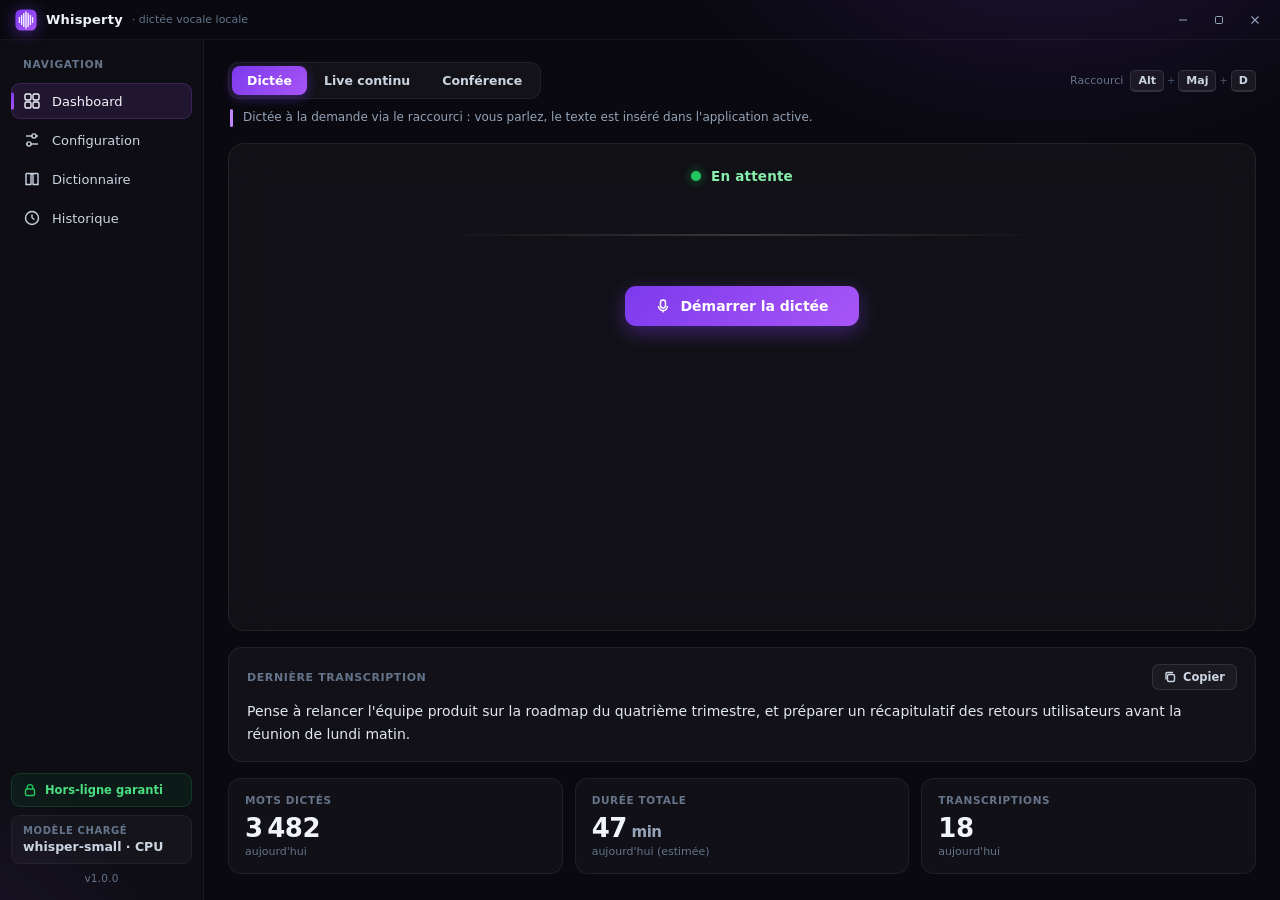
<file: whisperty/web/index.html>
<!DOCTYPE html>
<html lang="fr">
<head>
  <meta charset="utf-8">
  <!-- CSP : matérialise la doctrine zéro-réseau DANS la page — aucun fetch/XHR/
       WebSocket sortant (connect-src 'none'), aucun asset distant (default-src
       'self'). 'unsafe-inline' est requis par les styles inline de la maquette et
       par le script du pont injecté par pywebview (le pont lui-même passe par
       postMessage natif WebView2, pas par le réseau : non affecté). -->
  <meta http-equiv="Content-Security-Policy"
        content="default-src 'self'; script-src 'self' 'unsafe-inline'; style-src 'self' 'unsafe-inline'; img-src 'self' data:; connect-src 'none'; font-src 'self'; object-src 'none'; base-uri 'none'">
  <meta name="viewport" content="width=device-width, initial-scale=1">
  <title>Whisperty</title>
  <!-- Favicon : onde sonore (variante 3 barres). Data-URI inline = 100 % local, aucun fetch réseau. -->
  <link rel="icon" href="data:image/svg+xml,<svg xmlns='http://www.w3.org/2000/svg' viewBox='0 0 100 100'><defs><linearGradient id='f' x1='0' y1='0' x2='1' y2='1'><stop offset='0' stop-color='%237c3aed'/><stop offset='1' stop-color='%23a855f7'/></linearGradient></defs><rect x='2' y='2' width='96' height='96' rx='26' fill='url(%23f)'/><rect x='34' y='24' width='9' height='52' rx='4.5' fill='%23fff'/><rect x='46' y='14' width='9' height='72' rx='4.5' fill='%23fff'/><rect x='58' y='24' width='9' height='52' rx='4.5' fill='%23fff'/></svg>">
  <link rel="stylesheet" href="styles.css">
</head>
<body>
<div id="window">

  <!-- ── BARRE DE TITRE ─────────────────────────────────────────────────── -->
  <div class="titlebar">
    <div class="brand">
      <svg class="brand-logo" width="22" height="22" viewBox="0 0 100 100" aria-hidden="true">
        <defs><linearGradient id="wlogo" x1="0" y1="0" x2="1" y2="1"><stop offset="0" stop-color="#7c3aed"/><stop offset="1" stop-color="#a855f7"/></linearGradient></defs>
        <rect x="2" y="2" width="96" height="96" rx="26" fill="url(#wlogo)"/>
        <rect x="17" y="36" width="6" height="28" rx="3" fill="#fff" opacity="0.92"/>
        <rect x="27" y="27" width="6" height="46" rx="3" fill="#fff" opacity="0.92"/>
        <rect x="37" y="18" width="6" height="64" rx="3" fill="#fff"/>
        <rect x="47" y="10" width="6" height="80" rx="3" fill="#fff"/>
        <rect x="57" y="18" width="6" height="64" rx="3" fill="#fff"/>
        <rect x="67" y="27" width="6" height="46" rx="3" fill="#fff" opacity="0.92"/>
        <rect x="77" y="36" width="6" height="28" rx="3" fill="#fff" opacity="0.92"/>
      </svg>
      <span class="brand-name">Whisperty</span>
      <span class="brand-sub">· dictée vocale locale</span>
    </div>
    <div class="win-controls">
      <button class="win-btn" data-win="minimize" title="Réduire">
        <svg width="10" height="10" viewBox="0 0 10 10"><line x1="1" y1="5" x2="9" y2="5" stroke="currentColor" stroke-width="1"/></svg>
      </button>
      <button class="win-btn" data-win="maximize" title="Agrandir">
        <svg width="10" height="10" viewBox="0 0 10 10"><rect x="1.5" y="1.5" width="7" height="7" fill="none" stroke="currentColor" stroke-width="1" rx="1"/></svg>
      </button>
      <button class="win-btn close" data-win="close" title="Fermer (réduire dans la zone de notification)">
        <svg width="10" height="10" viewBox="0 0 10 10"><line x1="1.5" y1="1.5" x2="8.5" y2="8.5" stroke="currentColor" stroke-width="1.1"/><line x1="8.5" y1="1.5" x2="1.5" y2="8.5" stroke="currentColor" stroke-width="1.1"/></svg>
      </button>
    </div>
  </div>

  <div class="body">

    <!-- ── SIDEBAR ──────────────────────────────────────────────────────── -->
    <div class="sidebar">
      <div class="nav-title">Navigation</div>

      <button class="nav-btn active" data-tab="dashboard">
        <span class="hl"></span><span class="bar"></span>
        <span class="ico">
          <svg width="18" height="18" viewBox="0 0 18 18" fill="none" stroke="currentColor" stroke-width="1.4"><rect x="2" y="2" width="6" height="6" rx="1.5"/><rect x="10" y="2" width="6" height="6" rx="1.5"/><rect x="2" y="10" width="6" height="6" rx="1.5"/><rect x="10" y="10" width="6" height="6" rx="1.5"/></svg>
          Dashboard
        </span>
      </button>

      <button class="nav-btn" data-tab="configuration">
        <span class="hl"></span><span class="bar"></span>
        <span class="ico">
          <svg width="18" height="18" viewBox="0 0 18 18" fill="none" stroke="currentColor" stroke-width="1.4"><line x1="3" y1="5" x2="15" y2="5"/><circle cx="11" cy="5" r="2.1" fill="#09090f"/><line x1="3" y1="13" x2="15" y2="13"/><circle cx="6" cy="13" r="2.1" fill="#09090f"/></svg>
          Configuration
        </span>
      </button>

      <button class="nav-btn" data-tab="dictionnaire">
        <span class="hl"></span><span class="bar"></span>
        <span class="ico">
          <svg width="18" height="18" viewBox="0 0 18 18" fill="none" stroke="currentColor" stroke-width="1.4"><path d="M3 3.5h5.5A1.5 1.5 0 0 1 10 5v9.5"/><path d="M15 3.5H9.5A1.5 1.5 0 0 0 8 5v9.5"/><path d="M3 3.5v11h5.5M15 3.5v11H9.5"/></svg>
          Dictionnaire
        </span>
      </button>

      <button class="nav-btn" data-tab="historique">
        <span class="hl"></span><span class="bar"></span>
        <span class="ico">
          <svg width="18" height="18" viewBox="0 0 18 18" fill="none" stroke="currentColor" stroke-width="1.4"><circle cx="9" cy="9" r="6.5"/><line x1="9" y1="5.5" x2="9" y2="9"/><line x1="9" y1="9" x2="11.5" y2="10.5"/></svg>
          Historique
        </span>
      </button>

      <div class="sidebar-footer">
        <div class="badge-offline">
          <svg width="14" height="14" viewBox="0 0 14 14" fill="none" stroke="#22c55e" stroke-width="1.4"><rect x="2.5" y="6" width="9" height="6.5" rx="1.5"/><path d="M4.2 6V4.4a2.8 2.8 0 0 1 5.6 0V6"/></svg>
          <span>Hors-ligne garanti</span>
        </div>
        <div class="model-card">
          <div class="k">Modèle chargé</div>
          <div class="v"><span id="sb-model">whisper-small</span> · <span id="sb-device">CPU</span></div>
        </div>
        <div class="app-version" id="app-version" title="Version de l'application">v1.0.0</div>
      </div>
    </div>

    <!-- ── ZONE PRINCIPALE ──────────────────────────────────────────────── -->
    <div class="main">

      <!-- ===== DASHBOARD ===== -->
      <section id="screen-dashboard" class="screen active" style="padding:22px 24px 26px; gap:16px;">
        <div style="display:flex; align-items:center; justify-content:space-between; gap:12px;">
          <div class="segmented" id="mode-switch">
            <button class="seg active" data-mode="dictee"><span>Dictée</span></button>
            <button class="seg" data-mode="live"><span>Live continu</span></button>
            <button class="seg" data-mode="conference"><span>Conférence</span></button>
          </div>
          <div style="display:flex; align-items:center; gap:7px;">
            <span style="font-size:11px; color:var(--dim); font-weight:500;">Raccourci</span>
            <div id="dash-hotkey" style="display:flex; gap:3px; align-items:center;"></div>
          </div>
        </div>

        <!-- Courte explication du mode sélectionné (mise à jour par JS, accent = couleur du mode). -->
        <p class="mode-desc" id="mode-desc"><!-- rempli par JS --></p>

        <!-- Bannière modèle : visible quand le modèle Whisper n'a pas pu être chargé.
             Propose le téléchargement guidé (opt-in, seule exception réseau) — rempli par JS. -->
        <div class="model-banner" id="model-banner" style="display:none;"></div>

        <div class="status-card">
          <div class="status-row" id="status-row"><!-- rempli par JS --></div>
          <!-- Choix de la source audio (sortie système à capturer) — modes Live/Conférence.
               Équivalent inline des sous-menus du tray ; masqué en Dictée (= micro de la config). -->
          <div class="source-row" id="source-row" style="display:none;">
            <span class="source-label">
              <svg width="14" height="14" viewBox="0 0 14 14" fill="none" stroke="currentColor" stroke-width="1.4"><path d="M2 5.5h2.5l3-2.5v8l-3-2.5H2z"/><path d="M9.5 4.5a3 3 0 0 1 0 5"/></svg>
              Source audio
            </span>
            <div class="select-wrap"><select id="dash-source"></select><span class="chev">▼</span></div>
          </div>
          <div class="wave" id="wave"><!-- rempli par JS --></div>
          <div id="action-slot"><!-- bouton Démarrer/Arrêter/Traitement --></div>
        </div>

        <div class="card">
          <div style="display:flex; align-items:center; justify-content:space-between; margin-bottom:10px;">
            <span class="card-title" id="last-title">Dernière transcription</span>
            <button class="btn-ghost" id="copy-last">
              <svg width="13" height="13" viewBox="0 0 13 13" fill="none" stroke="currentColor" stroke-width="1.4"><rect x="3.5" y="3.5" width="7" height="7" rx="1.5"/><path d="M2 8.5V2.5A1 1 0 0 1 3 1.5h6"/></svg>
              <span>Copier</span>
            </button>
          </div>
          <p class="last-text" id="last-text">—</p>
          <!-- Prise de note en session (UC-16) : visible uniquement en Live/Conférence.
               Entrée ou bouton = valider ; note vide ignorée. Le signet (raccourci global,
               cf. notes.bookmark_hotkey) fonctionne aussi fenêtre masquée. -->
          <div class="note-row" id="note-row" style="display:none;">
            <svg width="14" height="14" viewBox="0 0 14 14" fill="none" stroke="currentColor" stroke-width="1.4" aria-hidden="true"><path d="M9.5 2.5l2 2L5 11l-2.6.6L3 9z"/><path d="M8.5 3.5l2 2"/></svg>
            <input type="text" id="note-input" placeholder="Ajouter une note… (Entrée pour valider)" maxlength="500">
            <button class="btn-ghost" id="note-add"><span>Noter</span></button>
          </div>
          <!-- Locuteurs détectés (UC-18) : visible uniquement en réunion diarisée.
               Renommage à chaud (FR-31/US-12) — reflété dans le flux, l'export et
               l'historique de la session en cours, sans interrompre la capture. -->
          <div class="speakers" id="speakers-panel" style="display:none;">
            <div class="speakers-head">
              <svg width="13" height="13" viewBox="0 0 16 16" fill="none" stroke="currentColor" stroke-width="1.4" aria-hidden="true"><circle cx="5.5" cy="5" r="2.2"/><path d="M2 12.6c0-2.1 1.7-3.1 3.5-3.1s3.5 1 3.5 3.1"/><circle cx="11.2" cy="5.6" r="1.7"/><path d="M10.2 9.7c1.9 0 3 1 3 2.9"/></svg>
              <span>Locuteurs détectés</span>
            </div>
            <div class="speakers-list" id="speakers-list"><!-- rempli par JS --></div>
          </div>
        </div>

        <div class="stats">
          <div class="stat"><div class="k">Mots dictés</div><div class="v" id="stat-words">0</div><div class="sub">aujourd'hui</div></div>
          <div class="stat"><div class="k">Durée totale</div><div class="v"><span id="stat-dur">0</span><span class="u"> min</span></div><div class="sub">aujourd'hui (estimée)</div></div>
          <div class="stat"><div class="k">Transcriptions</div><div class="v" id="stat-trans">0</div><div class="sub">aujourd'hui</div></div>
        </div>
      </section>

      <!-- ===== CONFIGURATION ===== -->
      <section id="screen-configuration" class="screen" style="padding:22px 24px 0; gap:11px; min-height:100%;">

        <!-- Modèle -->
        <div class="accordion open" data-acc="modele">
          <button class="acc-head"><span class="t"><span class="name">Modèle</span><span class="desc">Taille, périphérique de calcul et langue</span></span>
            <svg class="chev" width="13" height="13" viewBox="0 0 13 13" fill="none" stroke="currentColor" stroke-width="1.6"><path d="M5 3l3.5 3.5L5 10"/></svg>
          </button>
          <div class="acc-body">
            <!-- Préréglages de performance (Q-07/RSK-02) : un clic remplit les champs
                 ci-dessous (taille + compute_type) ; l'application passe par le bouton
                 « Enregistrer », comme toute modification manuelle. -->
            <div style="margin-bottom:14px;">
              <span class="field-label">Préréglages</span>
              <div id="preset-opts" style="display:flex; flex-wrap:wrap; gap:6px;">
                <button class="seg soft" type="button" data-preset="rapide" title="Modèle base, calcul int8 — latence minimale"><span>Rapide</span></button>
                <button class="seg soft" type="button" data-preset="equilibre" title="Modèle medium, calcul int8 — bon compromis vitesse/qualité"><span>Équilibré</span></button>
                <button class="seg soft" type="button" data-preset="precis" title="Modèle large-v3 — qualité maximale (float16 si CUDA est sélectionné)"><span>Précis</span></button>
              </div>
              <div style="margin-top:6px; font-size:11.5px; line-height:1.5; color:var(--dim);">Un préréglage remplit les champs ci-dessous ; cliquez « Enregistrer » pour l'appliquer.</div>
            </div>
            <div style="margin-bottom:14px;">
              <span class="field-label">Taille du modèle</span>
              <div id="model-opts" style="display:flex; flex-wrap:wrap; gap:6px;"></div>
            </div>
            <div style="display:grid; grid-template-columns:1fr 1fr; gap:12px;">
              <label style="display:block;"><span class="field-label">Périphérique</span>
                <div class="select-wrap"><select id="cfg-device"><option value="CPU">CPU</option><option value="CUDA">CUDA (GPU)</option></select><span class="chev">▼</span></div>
              </label>
              <label style="display:block;"><span class="field-label">Langue</span>
                <div class="select-wrap"><select id="cfg-langue"><option value="fr">Français</option><option value="en">Anglais</option><option value="auto">Détection auto</option></select><span class="chev">▼</span></div>
              </label>
            </div>
            <!-- État du support GPU (affiché seulement quand CUDA est sélectionné) -->
            <div id="gpu-status" style="display:none; margin-top:12px; padding:11px 13px; border-radius:9px; background:rgba(255,255,255,0.03); border:1px solid rgba(255,255,255,0.07);">
              <div id="gpu-status-text" style="font-size:12.5px; line-height:1.5; color:var(--muted);"></div>
              <button id="gpu-install-btn" type="button" style="display:none; margin-top:9px; padding:7px 13px; font-size:12.5px; font-weight:600; color:#fff; background:var(--violet); border:none; border-radius:7px; cursor:pointer;">Installer le support GPU (~1,3 Go)</button>
            </div>
            <!-- Bench local (« Tester sur ce poste ») : transcrit un audio témoin GÉNÉRÉ
                 localement (zéro réseau) et affiche la durée. Mesure la configuration
                 ENREGISTRÉE ; mode exclusif (jamais en parallèle d'une dictée). -->
            <div style="margin-top:12px; display:flex; align-items:flex-start; gap:12px;">
              <button class="seg soft" id="bench-btn" type="button" style="flex:0 0 auto;"><span>Tester sur ce poste</span></button>
              <span id="bench-status" style="font-size:12px; line-height:1.5; color:var(--dim); padding-top:7px;">Mesure la configuration enregistrée (cliquez d'abord sur « Enregistrer »).</span>
            </div>
          </div>
        </div>

        <!-- Audio -->
        <div class="accordion" data-acc="audio">
          <button class="acc-head"><span class="t"><span class="name">Audio</span><span class="desc">Microphone et détection d'activité vocale</span></span>
            <svg class="chev" width="13" height="13" viewBox="0 0 13 13" fill="none" stroke="currentColor" stroke-width="1.6"><path d="M5 3l3.5 3.5L5 10"/></svg>
          </button>
          <div class="acc-body">
            <label style="display:block; margin-bottom:16px;"><span class="field-label">Microphone</span>
              <div class="select-wrap"><select id="cfg-mic"></select><span class="chev">▼</span></div>
            </label>
            <label style="display:block; margin-bottom:16px;">
              <div style="display:flex; justify-content:space-between; align-items:baseline;"><span class="field-label" style="margin-bottom:0;">Seuil VAD (niveau RMS)</span><span style="font-size:12.5px; color:var(--violet); font-weight:600;" id="vad-label">0.010</span></div>
              <input type="range" min="0" max="100" step="1" id="cfg-vad" style="margin-top:9px;">
            </label>
            <label style="display:block;">
              <div style="display:flex; justify-content:space-between; align-items:baseline;"><span class="field-label" style="margin-bottom:0;">Silence avant arrêt</span><span style="font-size:12.5px; color:var(--violet); font-weight:600;" id="silence-label">1500 ms</span></div>
              <input type="range" min="200" max="2500" step="100" id="cfg-silence" style="margin-top:9px;">
            </label>
          </div>
        </div>

        <!-- Raccourci -->
        <div class="accordion" data-acc="raccourci">
          <button class="acc-head"><span class="t"><span class="name">Raccourci clavier</span><span class="desc">Combinaison globale d'activation</span></span>
            <svg class="chev" width="13" height="13" viewBox="0 0 13 13" fill="none" stroke="currentColor" stroke-width="1.6"><path d="M5 3l3.5 3.5L5 10"/></svg>
          </button>
          <div class="acc-body" style="display:flex; align-items:center; gap:12px;">
            <div style="flex:1; display:flex; align-items:center; gap:7px; padding:11px 14px; border-radius:9px; background:var(--panel-2); border:1px solid rgba(255,255,255,0.1);" id="combo-display"></div>
            <button class="seg soft" id="combo-capture" style="border:1px solid rgba(168,85,247,0.4); background:rgba(168,85,247,0.13); color:var(--violet-2); padding:10px 16px; border-radius:9px;"><span>Modifier</span></button>
          </div>
        </div>

        <!-- Injection -->
        <div class="accordion" data-acc="injection">
          <button class="acc-head"><span class="t"><span class="name">Injection du texte</span><span class="desc">Comment le texte est inséré dans l'application active</span></span>
            <svg class="chev" width="13" height="13" viewBox="0 0 13 13" fill="none" stroke="currentColor" stroke-width="1.6"><path d="M5 3l3.5 3.5L5 10"/></svg>
          </button>
          <div class="acc-body">
            <span class="field-label">Méthode</span>
            <div class="segmented sm" id="inj-switch" style="margin-bottom:16px;">
              <button class="seg soft active" data-inj="presse"><span>Presse-papiers</span></button>
              <button class="seg soft" data-inj="frappe"><span>Frappe simulée</span></button>
            </div>
            <label style="display:block;">
              <div style="display:flex; justify-content:space-between; align-items:baseline;"><span class="field-label" style="margin-bottom:0;">Délai entre frappes (méthode frappe)</span><span style="font-size:12.5px; color:var(--violet); font-weight:600;" id="delai-label">5 ms</span></div>
              <input type="range" min="0" max="500" step="5" id="cfg-delai" style="margin-top:9px;">
            </label>
          </div>
        </div>

        <!-- IA locale -->
        <div class="accordion" data-acc="ia">
          <button class="acc-head"><span class="t"><span class="name">IA locale</span><span class="desc">Reformulation et ponctuation via un LLM local</span></span>
            <svg class="chev" width="13" height="13" viewBox="0 0 13 13" fill="none" stroke="currentColor" stroke-width="1.6"><path d="M5 3l3.5 3.5L5 10"/></svg>
          </button>
          <div class="acc-body">
            <div style="display:flex; align-items:center; justify-content:space-between; padding:10px 0 16px;">
              <span style="font-size:13px; color:var(--text-2); font-weight:500;">Activer le post-traitement IA</span>
              <button class="switch" id="ia-switch" role="switch" aria-checked="false" aria-label="Activer le post-traitement IA"><span class="knob"></span></button>
            </div>
            <div style="display:grid; grid-template-columns:1.4fr 1fr; gap:12px;" id="ia-fields">
              <label style="display:block;"><span class="field-label">Endpoint (local uniquement)</span><input type="text" id="cfg-ia-endpoint" style="font-family:var(--mono); font-size:12.5px;"></label>
              <label style="display:block;"><span class="field-label">Modèle LLM</span><input type="text" id="cfg-ia-model" style="font-size:12.5px;"></label>
            </div>
            <!-- Résumé de fin de session (UC-17) : même LLM local, activation indépendante
                 du raffinage de dictée ci-dessus. -->
            <div style="display:flex; align-items:center; justify-content:space-between; gap:12px; padding:16px 0 4px;">
              <span style="display:flex; flex-direction:column; gap:2px;">
                <span style="font-size:13px; color:var(--text-2); font-weight:500;">Résumé de fin de session (Live / Conférence)</span>
                <span style="font-size:11.5px; line-height:1.5; color:var(--dim);">À l'arrêt d'un live ou d'une réunion, résume la conversation via le LLM local ci-dessus (ajouté au transcript et à l'historique).</span>
              </span>
              <button class="switch" id="resume-switch" role="switch" aria-checked="false" aria-label="Résumé de fin de session (Live / Conférence)"><span class="knob"></span></button>
            </div>
          </div>
        </div>

        <!-- Réunion -->
        <div class="accordion" data-acc="reunion">
          <button class="acc-head"><span class="t"><span class="name">Réunion</span><span class="desc">Distinction des locuteurs en mode Conférence</span></span>
            <svg class="chev" width="13" height="13" viewBox="0 0 13 13" fill="none" stroke="currentColor" stroke-width="1.6"><path d="M5 3l3.5 3.5L5 10"/></svg>
          </button>
          <div class="acc-body">
            <div style="display:flex; align-items:center; justify-content:space-between; gap:12px; padding:10px 0 16px;">
              <span style="display:flex; flex-direction:column; gap:2px;">
                <span style="font-size:13px; color:var(--text-2); font-weight:500;">Distinction par source</span>
                <span style="font-size:11.5px; line-height:1.5; color:var(--dim);">Sépare le micro (<em>Moi</em>) et la sortie système (<em>Interlocuteurs</em>) au lieu de mixer les deux voix.</span>
              </span>
              <button class="switch on" id="conf-distinguish-switch" role="switch" aria-checked="true" aria-label="Distinction par source (Moi / Interlocuteurs)"><span class="knob"></span></button>
            </div>
            <div style="display:flex; align-items:center; justify-content:space-between; gap:12px; padding:0 0 16px;">
              <span style="display:flex; flex-direction:column; gap:2px;">
                <span style="font-size:13px; color:var(--text-2); font-weight:500;">Diarisation des locuteurs</span>
                <span style="font-size:11.5px; line-height:1.5; color:var(--dim);">Identifie chaque voix (<em>Locuteur 1</em>, <em>Locuteur 2</em>…). 100&nbsp;% local, aucun modèle à télécharger.</span>
                <span id="conf-diarization-hint" style="display:none; font-size:11px; line-height:1.45; color:var(--dim); margin-top:2px;">Nécessite la distinction par source.</span>
              </span>
              <button class="switch" id="conf-diarization-switch" role="switch" aria-checked="false" aria-label="Diarisation des locuteurs (Locuteur 1, Locuteur 2…)"><span class="knob"></span></button>
            </div>
            <div id="conf-diarization-fields" style="display:none; grid-template-columns:1fr 1fr; gap:12px; padding-bottom:8px;">
              <label style="display:block;"><span class="field-label">Nombre max de locuteurs</span>
                <input type="number" id="cfg-max-speakers" min="2" max="20" step="1" style="width:100%; font-size:12.5px;">
              </label>
              <label style="display:block;"><span class="field-label">Préfixe des étiquettes</span>
                <input type="text" id="cfg-label-prefix" maxlength="40" style="width:100%; font-size:12.5px;" placeholder="Locuteur">
              </label>
            </div>
            <!-- Backend d'empreinte vocale (CO-19). « Intégré » = statistiques calculées
                 sur la machine, rien à télécharger. « Modèle local » = modèle d'empreinte
                 vocale WeSpeaker ResNet34-LM (~26 Mo, CC-BY-4.0) téléchargé UNE FOIS
                 depuis huggingface.co de façon explicite, puis hors-ligne : il sépare les
                 voix proches nettement mieux. Attributions dans NOTICE.md. -->
            <div id="conf-backend-block" style="display:none; padding-bottom:6px;">
              <span class="field-label">Précision de la distinction des voix</span>
              <div class="segmented sm" id="diar-backend-switch">
                <button class="seg soft active" type="button" data-diarbk="mfcc"><span>Intégré (aucun téléchargement)</span></button>
                <button class="seg soft" type="button" data-diarbk="onnx"><span>Modèle local (plus précis)</span></button>
              </div>
              <div id="diar-model-status" style="display:none; margin-top:10px; padding:11px 13px; border-radius:9px; background:rgba(255,255,255,0.03); border:1px solid rgba(255,255,255,0.07);">
                <div id="diar-model-text" style="font-size:12.5px; line-height:1.5; color:var(--muted);"></div>
                <button id="diar-model-btn" type="button" style="display:none; margin-top:9px; padding:7px 13px; font-size:12.5px; font-weight:600; color:#fff; background:var(--violet); border:none; border-radius:7px; cursor:pointer;">Télécharger le modèle (~26 Mo)</button>
              </div>
            </div>
          </div>
        </div>

        <!-- Confidentialité -->
        <div class="accordion" data-acc="confid" style="margin-bottom:8px;">
          <button class="acc-head"><span class="t"><span class="name">Confidentialité</span><span class="desc">Garantir l'absence totale d'accès réseau</span></span>
            <svg class="chev" width="13" height="13" viewBox="0 0 13 13" fill="none" stroke="currentColor" stroke-width="1.6"><path d="M5 3l3.5 3.5L5 10"/></svg>
          </button>
          <div class="acc-body">
            <div style="display:flex; align-items:center; justify-content:space-between; padding:10px 0;">
              <span style="display:flex; align-items:center; gap:10px;">
                <span style="font-size:13px; color:var(--text-2); font-weight:500;">local_files_only</span>
                <span id="local-badge" class="badge-offline" style="padding:3px 8px; font-size:10.5px; border-radius:6px;">
                  <svg width="11" height="11" viewBox="0 0 14 14" fill="none" stroke="#22c55e" stroke-width="1.5"><rect x="2.5" y="6" width="9" height="6.5" rx="1.5"/><path d="M4.2 6V4.4a2.8 2.8 0 0 1 5.6 0V6"/></svg>
                  <span>Hors-ligne garanti</span>
                </span>
              </span>
              <button class="switch green on" id="local-switch" role="switch" aria-checked="true" aria-label="Mode 100 % hors-ligne (local uniquement)"><span class="knob"></span></button>
            </div>
            <p style="margin:6px 0 0; font-size:11.5px; line-height:1.55; color:var(--dim);">Interdit tout accès réseau à HuggingFace (chargement et vérification de révision). Désactiver <em>une seule fois</em> pour télécharger un modèle absent, puis réactiver.</p>
          </div>
        </div>

        <!-- Barre d'enregistrement -->
        <div class="save-bar">
          <span class="config-version" id="config-version" title="Version de l'application">Whisperty v1.0.0</span>
          <span class="saved-note" id="saved-note" style="display:none;">
            <svg width="14" height="14" viewBox="0 0 14 14" fill="none" stroke="#4ade80" stroke-width="1.6"><path d="M2.5 7.5l3 3 6-7"/></svg>Configuration enregistrée
          </span>
          <button class="btn-primary sm" id="save-config"><span>Sauvegarder</span></button>
        </div>
      </section>

      <!-- ===== DICTIONNAIRE ===== -->
      <section id="screen-dictionnaire" class="screen" style="padding:22px 24px 0; gap:11px; min-height:100%;">

        <p class="mode-desc" style="margin:2px 0 4px;">
          <span class="accent" style="background:var(--violet)"></span>
          <span>Termes favorisés (mieux reconnus) et corrections appliquées après transcription
            (<span style="font-family:var(--mono); font-size:11.5px;">mauvais → correct</span>).
            Enregistrer applique les changements <b>sans redémarrage</b>.</span>
        </p>

        <!-- Avertissement affiché quand dictionary.enabled est faux (rempli/masqué par JS). -->
        <div class="dict-warn" id="dict-warn" style="display:none;">
          Le dictionnaire est actuellement <b>désactivé</b> (<span style="font-family:var(--mono);">dictionary.enabled: false</span>).
          Vous pouvez l'éditer ; il s'appliquera une fois réactivé.
        </div>

        <!-- Termes favorisés (hotwords) -->
        <div class="accordion open" data-acc="hotwords">
          <button class="acc-head"><span class="t"><span class="name">Termes favorisés</span><span class="desc">Mots/acronymes que Whisper doit privilégier</span></span>
            <svg class="chev" width="13" height="13" viewBox="0 0 13 13" fill="none" stroke="currentColor" stroke-width="1.6"><path d="M5 3l3.5 3.5L5 10"/></svg>
          </button>
          <div class="acc-body">
            <div class="dict-toolbar"><button class="btn-ghost" id="dict-add-hot" type="button"><span>+ Ajouter un terme</span></button></div>
            <div class="dict-list" id="dict-hotwords"></div>
            <p class="dict-empty" id="dict-hot-empty" style="display:none;">Aucun terme favorisé.</p>
          </div>
        </div>

        <!-- Corrections (mauvais => correct) -->
        <div class="accordion open" data-acc="corrections" style="margin-bottom:8px;">
          <button class="acc-head"><span class="t"><span class="name">Corrections</span><span class="desc">Remplacements de mots entiers, casse ignorée</span></span>
            <svg class="chev" width="13" height="13" viewBox="0 0 13 13" fill="none" stroke="currentColor" stroke-width="1.6"><path d="M5 3l3.5 3.5L5 10"/></svg>
          </button>
          <div class="acc-body">
            <div class="dict-toolbar"><button class="btn-ghost" id="dict-add-corr" type="button"><span>+ Ajouter une correction</span></button></div>
            <div class="dict-list" id="dict-corrections"></div>
            <p class="dict-empty" id="dict-corr-empty" style="display:none;">Aucune correction.</p>
          </div>
        </div>

        <!-- Barre d'enregistrement (repli « Ouvrir le fichier » + Sauvegarder) -->
        <div class="save-bar">
          <button class="btn-ghost" id="dict-open-file" type="button">
            <svg width="13" height="13" viewBox="0 0 14 14" fill="none" stroke="currentColor" stroke-width="1.4"><path d="M2 4.5A1 1 0 0 1 3 3.5h2.6l1 1.3H11a1 1 0 0 1 1 1v4.7a1 1 0 0 1-1 1H3a1 1 0 0 1-1-1z"/></svg>
            <span>Ouvrir le fichier</span>
          </button>
          <span class="saved-note" id="dict-saved-note" style="display:none;">
            <svg width="14" height="14" viewBox="0 0 14 14" fill="none" stroke="#4ade80" stroke-width="1.6"><path d="M2.5 7.5l3 3 6-7"/></svg>Dictionnaire enregistré
          </span>
          <button class="btn-primary sm" id="dict-save"><span>Sauvegarder</span></button>
        </div>
      </section>

      <!-- ===== HISTORIQUE ===== -->
      <section id="screen-historique" class="screen" style="padding:22px 24px 26px; gap:14px;">
        <div class="hist-head">
          <div style="display:flex; align-items:baseline; gap:10px;">
            <span class="hist-title">Historique</span>
            <span class="pill"><span id="hist-total">0</span> transcriptions</span>
          </div>
        </div>

        <div class="search">
          <svg width="15" height="15" viewBox="0 0 15 15" fill="none" stroke="#64748b" stroke-width="1.5"><circle cx="6.5" cy="6.5" r="4.5"/><line x1="10" y1="10" x2="13.5" y2="13.5"/></svg>
          <input type="text" id="hist-search" placeholder="Rechercher dans les transcriptions…">
        </div>

        <div class="hist-filters">
          <div class="segmented sm" id="hist-mode">
            <button class="seg soft active" data-hmode="all"><span>Tous</span></button>
            <button class="seg soft" data-hmode="dictee"><span>Dictée</span></button>
            <button class="seg soft" data-hmode="live"><span>Live</span></button>
            <button class="seg soft" data-hmode="conference"><span>Conférence</span></button>
          </div>
          <div class="select-wrap" style="margin-left:auto;">
            <select id="hist-dur" style="font-size:12px; font-weight:500; padding:7px 28px 7px 11px; color:var(--text-3);">
              <option value="0">Tous · mots</option>
              <option value="40">> 40 mots</option>
              <option value="80">> 80 mots</option>
              <option value="150">> 150 mots</option>
            </select><span class="chev">▼</span>
          </div>
        </div>

        <div class="hist-list" id="hist-list"></div>

        <div class="pager">
          <button id="hist-prev" aria-label="Page précédente"><svg width="13" height="13" viewBox="0 0 13 13" fill="none" stroke="currentColor" stroke-width="1.6"><path d="M8 3L4.5 6.5L8 10"/></svg></button>
          <span class="info">Page <span id="hist-page">1</span> / <span id="hist-pages">1</span></span>
          <button id="hist-next" aria-label="Page suivante"><svg width="13" height="13" viewBox="0 0 13 13" fill="none" stroke="currentColor" stroke-width="1.6"><path d="M5 3l3.5 3.5L5 10"/></svg></button>
        </div>
      </section>

    </div>
  </div>

  <!-- Toast des retours utilisateur (notices du backend : erreurs, fins de session…).
       Rempli/affiché par JS quand poll().noticeRev change ; clic = fermeture. -->
  <div class="toast" id="toast" style="display:none;" role="status">
    <span class="toast-dot"></span><span id="toast-text"></span>
  </div>
</div>

<script src="app.js"></script>
</body>
</html>
</file>
<file: whisperty/web/styles.css>
/* Whisperty — feuille de style de l'interface (fenêtre WebView2).
 *
 * Reproduction fidèle de la maquette Whisperty.dc.html : thème sombre violet,
 * glassmorphism, dégradés #7c3aed→#a855f7. Police 100 % SYSTÈME : aucun appel à
 * Google Fonts (la maquette en chargeait — retiré pour respecter la contrainte
 * cardinale « aucune donnée ne sort de la machine »). Segoe UI (Win10/11) rend
 * très proche d'Inter. */

:root {
  --bg: #09090f;
  --bg-deep: #050509;
  --panel: rgba(255, 255, 255, 0.035);
  --panel-2: rgba(255, 255, 255, 0.03);
  --panel-soft: rgba(255, 255, 255, 0.014);
  --border: rgba(255, 255, 255, 0.07);
  --border-soft: rgba(255, 255, 255, 0.05);
  --border-hair: rgba(255, 255, 255, 0.06);

  --text: #f1f5f9;
  --text-2: #e2e8f0;
  --text-3: #cbd5e1;
  --muted: #94a3b8;
  --dim: #64748b;
  --faint: #475569;

  --violet: #a855f7;
  --violet-2: #c084fc;
  --grad: linear-gradient(135deg, #7c3aed, #a855f7);

  --green: #22c55e;
  --green-2: #4ade80;
  --red: #ef4444;
  --red-2: #f87171;
  --amber: #f59e0b;
  --amber-2: #fbbf24;

  --font: "Segoe UI Variable", "Segoe UI", Inter, system-ui, -apple-system, sans-serif;
  --mono: ui-monospace, "Cascadia Code", Consolas, monospace;
}

* { box-sizing: border-box; }

html, body {
  margin: 0;
  height: 100%;
  background: var(--bg-deep);
  font-family: var(--font);
  color: var(--text);
  -webkit-font-smoothing: antialiased;
  user-select: none;
}

/* Accessibilité / usage : les TRANSCRIPTIONS restent sélectionnables (copier un
   extrait à la souris) malgré le user-select:none global de l'app ; et le focus
   clavier des boutons reste visible sur le thème sombre. */
.last-text, .hist-detail p, .live-line { user-select: text; }
button:focus-visible { outline: 2px solid rgba(96,165,250,0.6); outline-offset: 2px; }

/* ── Animations (reprises de la maquette) ─────────────────────────────────── */
@keyframes wsp-wave   { 0%,100% { transform: scaleY(0.12); } 50% { transform: scaleY(1); } }
@keyframes wsp-pulse  { 0% { box-shadow: 0 0 0 0 var(--ring, rgba(239,68,68,0.55)); }
                        70% { box-shadow: 0 0 0 16px transparent; }
                        100% { box-shadow: 0 0 0 0 transparent; } }
@keyframes wsp-spin   { to { transform: rotate(360deg); } }
@keyframes wsp-blink  { 0%,100% { opacity: 1; } 50% { opacity: 0.35; } }

/* ── Scrollbar ────────────────────────────────────────────────────────────── */
::-webkit-scrollbar { width: 9px; height: 9px; }
::-webkit-scrollbar-thumb {
  background: rgba(255,255,255,0.13);
  border-radius: 5px;
  border: 2px solid transparent;
  background-clip: padding-box;
}
::-webkit-scrollbar-thumb:hover { background: rgba(255,255,255,0.22); background-clip: padding-box; }
::-webkit-scrollbar-track { background: transparent; }

/* ── Sliders ──────────────────────────────────────────────────────────────── */
input[type=range] {
  -webkit-appearance: none; appearance: none;
  height: 4px; border-radius: 3px; width: 100%;
  background: rgba(255,255,255,0.13);
  outline: none; cursor: pointer;
}
input[type=range]::-webkit-slider-thumb {
  -webkit-appearance: none;
  width: 16px; height: 16px; border-radius: 50%;
  background: var(--violet); cursor: pointer;
  box-shadow: 0 0 10px rgba(168,85,247,0.7);
  border: 2px solid #0f0f1a;
}
input::placeholder { color: var(--faint); }

/* ── Fenêtre ──────────────────────────────────────────────────────────────── */
#window {
  position: relative;
  width: 100vw; height: 100vh;
  overflow: hidden;
  background: var(--bg);
  display: flex;
  flex-direction: column;
}
#window::before {
  content: "";
  position: absolute; inset: 0; pointer-events: none; z-index: 0;
  background:
    radial-gradient(620px 420px at 82% -12%, rgba(124,58,237,0.20), transparent 62%),
    radial-gradient(520px 420px at -8% 112%, rgba(168,85,247,0.13), transparent 60%);
}

/* ── Barre de titre ───────────────────────────────────────────────────────── */
.titlebar {
  flex: 0 0 40px; height: 40px;
  display: flex; align-items: center; justify-content: space-between;
  padding: 0 8px 0 15px;
  border-bottom: 1px solid var(--border-soft);
  position: relative; z-index: 3;
  cursor: grab;
}
.titlebar .brand { display: flex; align-items: center; gap: 9px; }
.brand-logo {
  width: 22px; height: 22px; display: block;
  filter: drop-shadow(0 2px 8px rgba(124,58,237,0.55));
}
.brand-name { font-size: 13px; font-weight: 600; letter-spacing: 0.2px; }
.brand-sub  { font-size: 11px; color: var(--dim); font-weight: 500; }
.win-controls { display: flex; gap: 2px; cursor: default; }
.win-btn {
  width: 34px; height: 28px;
  display: flex; align-items: center; justify-content: center;
  border: none; background: transparent; color: var(--muted);
  border-radius: 6px; cursor: pointer; transition: background .12s, color .12s;
}
.win-btn:hover { background: rgba(255,255,255,0.07); color: var(--text); }
.win-btn.close:hover { background: var(--red); color: #fff; }

/* ── Corps + sidebar ──────────────────────────────────────────────────────── */
.body { flex: 1; min-height: 0; display: flex; position: relative; z-index: 2; }

.sidebar {
  width: 204px; flex: 0 0 204px;
  border-right: 1px solid var(--border-soft);
  padding: 14px 11px; display: flex; flex-direction: column; gap: 3px;
  background: var(--panel-soft);
}
.nav-title {
  font-size: 10.5px; font-weight: 600; letter-spacing: 0.8px;
  color: var(--dim); text-transform: uppercase; padding: 4px 12px 10px;
}
.nav-btn {
  position: relative; display: flex; align-items: center;
  padding: 9px 12px; border-radius: 9px; border: none; background: transparent;
  color: var(--text-3); font: inherit; font-size: 13px; font-weight: 500;
  cursor: pointer; text-align: left; width: 100%;
}
.nav-btn:hover { background: rgba(255,255,255,0.045); }
.nav-btn .ico { position: relative; z-index: 1; display: flex; align-items: center; gap: 11px; }
.nav-btn .hl, .nav-btn .bar { display: none; }
.nav-btn.active .hl {
  display: block; position: absolute; inset: 0; border-radius: 9px;
  background: rgba(168,85,247,0.13); border: 1px solid rgba(168,85,247,0.22);
}
.nav-btn.active .bar {
  display: block; position: absolute; left: 0; top: 50%;
  transform: translateY(-50%); width: 3px; height: 17px; border-radius: 2px;
  background: linear-gradient(#7c3aed, #a855f7);
}
.nav-btn.active { color: var(--text); }

.sidebar-footer { margin-top: auto; display: flex; flex-direction: column; gap: 8px; }
.badge-offline {
  display: flex; align-items: center; gap: 8px;
  padding: 9px 11px; border-radius: 9px;
  background: rgba(34,197,94,0.08); border: 1px solid rgba(34,197,94,0.18);
  font-size: 11.5px; font-weight: 600; color: var(--green-2);
}
.model-card {
  padding: 9px 11px; border-radius: 9px;
  background: var(--panel-2); border: 1px solid var(--border-soft);
}
.model-card .k {
  font-size: 10px; color: var(--dim); text-transform: uppercase;
  letter-spacing: 0.6px; font-weight: 600; margin-bottom: 3px;
}
.model-card .v { font-size: 12.5px; color: var(--text-3); font-weight: 600; }
.app-version {
  padding: 0 4px 2px;
  font-size: 10.5px;
  color: var(--dim);
  font-weight: 500;
  letter-spacing: 0.2px;
  text-align: center;
}
.config-version {
  margin-right: auto;
  font-size: 11px;
  color: var(--dim);
  font-weight: 500;
  letter-spacing: 0.2px;
}

/* ── Zone principale ──────────────────────────────────────────────────────── */
.main { flex: 1; min-width: 0; overflow-y: auto; overflow-x: hidden; }
.screen { display: none; }
.screen.active { display: flex; flex-direction: column; }
/* Dashboard : remplit exactement la zone sans scrollbar */
#screen-dashboard.active { height: 100%; overflow: hidden; }

/* ── Contrôles génériques ─────────────────────────────────────────────────── */
.segmented {
  display: inline-flex; padding: 3px; border-radius: 11px;
  background: rgba(255,255,255,0.04); border: 1px solid var(--border-hair); gap: 2px;
}
.segmented.sm { border-radius: 10px; }
.seg {
  position: relative; border: none; background: transparent; color: var(--text-3);
  font: inherit; font-size: 12.5px; font-weight: 600; padding: 7px 15px;
  border-radius: 8px; cursor: pointer;
}
.seg span { position: relative; z-index: 1; }
.seg.active { color: #fff; }
.seg.active::before {
  content: ""; position: absolute; inset: 0; border-radius: 8px;
  background: var(--grad); box-shadow: 0 3px 12px rgba(124,58,237,0.42);
}
/* Variante « sélection » violette discrète (config / historique) */
.seg.soft.active { color: var(--text); }
.seg.soft.active::before {
  background: rgba(168,85,247,0.16); border: 1px solid rgba(168,85,247,0.4);
  box-shadow: none;
}

/* Code couleur par mode sur le sélecteur du dashboard (Dictée = violet par défaut,
   Live = vert, Conférence = ambre) — cohérent avec les catégories de l'historique. */
#mode-switch .seg[data-mode="live"].active::before {
  background: linear-gradient(135deg, #16a34a, #22c55e);
  box-shadow: 0 3px 12px rgba(22,163,74,0.42);
}
#mode-switch .seg[data-mode="conference"].active::before {
  background: linear-gradient(135deg, #d97706, #f59e0b);
  box-shadow: 0 3px 12px rgba(217,119,6,0.42);
}

.kbd {
  font-size: 11px; font-weight: 600; color: var(--text-3);
  background: rgba(255,255,255,0.06); border: 1px solid rgba(255,255,255,0.1);
  border-bottom-width: 2px; border-radius: 5px; padding: 3px 7px;
}
.kbd-plus { color: var(--faint); font-size: 10px; }

select {
  appearance: none; -webkit-appearance: none;
  /* color-scheme: dark → le menu déroulant NATIF (WebView2/Chromium) est rendu en
     sombre. Sans cela, il hérite du thème système (souvent clair) et affiche du
     texte clair sur fond clair = illisible. */
  color-scheme: dark;
  background: rgba(255,255,255,0.04); border: 1px solid rgba(255,255,255,0.09);
  color: var(--text); border-radius: 8px; padding: 9px 30px 9px 12px;
  font: inherit; font-size: 13px; cursor: pointer; width: 100%;
}
/* Options du menu : fond OPAQUE sombre + texte clair (le fond du select est
   translucide ; un menu translucide se compositerait en clair → mauvais contraste). */
select option {
  background: #14141c;
  color: var(--text);
}
select option:checked {
  background: #2a2140;
  color: #fff;
}
.select-wrap { position: relative; }
.select-wrap .chev {
  position: absolute; right: 11px; top: 50%; transform: translateY(-50%);
  pointer-events: none; color: var(--dim); font-size: 9px;
}
input[type=text] {
  background: rgba(255,255,255,0.04); border: 1px solid rgba(255,255,255,0.09);
  color: var(--text); border-radius: 8px; padding: 9px 12px;
  font: inherit; font-size: 13px; width: 100%;
}
.field-label { display: block; font-size: 12px; color: var(--muted); margin-bottom: 6px; font-weight: 500; }

.btn-primary {
  display: inline-flex; align-items: center; gap: 9px;
  border: none; background: var(--grad); color: #fff; font: inherit;
  font-size: 14px; font-weight: 600; padding: 12px 30px; border-radius: 11px;
  cursor: pointer; box-shadow: 0 6px 20px rgba(124,58,237,0.4); transition: transform .15s;
}
.btn-primary:hover { transform: translateY(-1px); }
.btn-primary.sm { font-size: 13px; padding: 10px 24px; border-radius: 9px; box-shadow: 0 5px 16px rgba(124,58,237,0.38); }
.btn-stop {
  display: inline-flex; align-items: center; gap: 9px;
  border: 1px solid rgba(239,68,68,0.4); background: rgba(239,68,68,0.14); color: var(--red-2);
  font: inherit; font-size: 14px; font-weight: 600; padding: 12px 30px; border-radius: 11px;
  cursor: pointer; transition: background .15s;
}
.btn-stop:hover { background: rgba(239,68,68,0.22); }
.btn-busy {
  display: inline-flex; align-items: center; gap: 9px;
  border: 1px solid rgba(245,158,11,0.3); background: rgba(245,158,11,0.1); color: var(--amber-2);
  font: inherit; font-size: 14px; font-weight: 600; padding: 12px 30px; border-radius: 11px;
  cursor: default;
}
.btn-ghost {
  display: inline-flex; align-items: center; gap: 6px;
  border: 1px solid rgba(255,255,255,0.1); background: rgba(255,255,255,0.04); color: var(--text-3);
  font: inherit; font-size: 11.5px; font-weight: 600; padding: 5px 11px; border-radius: 7px; cursor: pointer;
}
.btn-ghost:hover { background: rgba(255,255,255,0.08); }
.btn-danger {
  display: inline-flex; align-items: center; gap: 6px;
  border: 1px solid rgba(239,68,68,0.25); background: rgba(239,68,68,0.08); color: var(--red-2);
  font: inherit; font-size: 11.5px; font-weight: 600; padding: 6px 12px; border-radius: 7px; cursor: pointer;
}
.btn-danger:hover { background: rgba(239,68,68,0.16); }

/* Spinners + points d'état */
.spinner {
  width: 16px; height: 16px; border-radius: 50%;
  border: 2px solid rgba(245,158,11,0.25); border-top-color: var(--amber);
  animation: wsp-spin 0.8s linear infinite;
}
.spinner.sm { width: 14px; height: 14px; border-width: 2px; }

/* Interrupteurs (toggles) */
.switch {
  width: 42px; height: 24px; border-radius: 12px; position: relative; cursor: pointer;
  border: 1px solid rgba(255,255,255,0.08); background: rgba(255,255,255,0.05); flex: 0 0 auto;
}
.switch .knob {
  position: absolute; top: 2px; left: 2px; width: 18px; height: 18px; border-radius: 50%;
  background: #fff; z-index: 1; transition: transform .2s; box-shadow: 0 1px 3px rgba(0,0,0,0.45);
}
.switch.on .knob { transform: translateX(18px); }
.switch.on::before { content: ""; position: absolute; inset: 0; border-radius: 12px; background: var(--grad); }
.switch.green.on::before { background: linear-gradient(135deg, #16a34a, #22c55e); }

/* ── Cartes ───────────────────────────────────────────────────────────────── */
.card {
  background: var(--panel); border: 1px solid var(--border); border-radius: 14px; padding: 16px 18px;
}
.card-title {
  font-size: 11px; font-weight: 600; letter-spacing: 0.6px; text-transform: uppercase; color: var(--dim);
}

/* Explication du mode (sous le sélecteur) : barre d'accent à la couleur du mode. */
.mode-desc {
  display: flex; align-items: center; gap: 10px;
  margin: -6px 2px 0; padding: 0;
  font-size: 12px; line-height: 1.45; color: var(--muted);
}
.mode-desc .accent {
  flex: 0 0 auto; align-self: stretch; width: 3px; min-height: 18px;
  border-radius: 2px; background: var(--violet);
}

/* Carte visualiseur / statut */
.status-card {
  background: var(--panel); border: 1px solid var(--border); border-radius: 16px;
  backdrop-filter: blur(20px); padding: 24px 26px;
  display: flex; flex-direction: column; align-items: center; gap: 18px;
  flex: 1; min-height: 180px;
}
.status-row { display: flex; align-items: center; gap: 10px; }
.status-label { font-size: 13.5px; font-weight: 600; letter-spacing: 0.2px; }
/* Sélecteur de source audio (sortie système) — modes Live/Conférence. */
.source-row { display: flex; align-items: center; gap: 10px; width: 100%; max-width: 420px; }
.source-row .source-label {
  display: inline-flex; align-items: center; gap: 6px; white-space: nowrap;
  font-size: 12px; color: var(--muted); font-weight: 500;
}
.source-row .select-wrap { flex: 1; }
.source-row select { padding: 8px 30px 8px 12px; font-size: 12.5px; }
.dot { width: 10px; height: 10px; border-radius: 50%; }
.dot.idle { background: var(--green); box-shadow: 0 0 10px rgba(34,197,94,0.6); animation: wsp-blink 2.4s ease-in-out infinite; }
/* Point « capture active » : couleur posée en ligne par mode (var --ring = anneau pulsé). */
.dot.pulse { width: 14px; height: 14px; animation: wsp-pulse 1.6s ease-out infinite; }

.wave { width: 100%; height: 66px; display: flex; align-items: center; justify-content: center; gap: 3px; overflow: hidden; }
.wave .bar {
  width: 3px; height: calc(50px * var(--amp, 1)); border-radius: 3px; transform-origin: center;
  background: linear-gradient(180deg, #c084fc, #7c3aed);
  animation: wsp-wave 1s ease-in-out infinite;
}
.wave.idle-line { }
.wave .idle {
  height: 2px; width: 62%;
  background: linear-gradient(90deg, transparent, rgba(255,255,255,0.16), transparent);
  border-radius: 2px;
}

/* Stats */
.stats { display: grid; grid-template-columns: repeat(3, 1fr); gap: 12px; }
.stat { background: var(--panel-2); border: 1px solid var(--border-hair); border-radius: 13px; padding: 15px 16px; }
.stat .k { font-size: 10.5px; font-weight: 600; letter-spacing: 0.6px; text-transform: uppercase; color: var(--dim); margin-bottom: 7px; }
.stat .v { font-size: 26px; font-weight: 700; letter-spacing: -0.5px; color: var(--text); }
.stat .v .u { font-size: 15px; font-weight: 600; color: var(--muted); }
.stat .sub { font-size: 11px; color: var(--dim); margin-top: 2px; }

/* ── Configuration : sections pliables ────────────────────────────────────── */
.accordion { background: var(--panel-2); border: 1px solid var(--border); border-radius: 13px; overflow: hidden; }
.accordion + .accordion { margin-top: 0; }
.acc-head {
  width: 100%; display: flex; align-items: center; justify-content: space-between;
  padding: 14px 17px; border: none; background: transparent; color: var(--text);
  font: inherit; cursor: pointer; text-align: left;
}
.acc-head:hover { background: rgba(255,255,255,0.02); }
.acc-head .t { display: flex; flex-direction: column; gap: 2px; }
.acc-head .t .name { font-size: 13.5px; font-weight: 600; }
.acc-head .t .desc { font-size: 11.5px; color: var(--dim); }
.acc-head .chev { color: var(--dim); transition: transform .18s, color .18s; }
.accordion.open .acc-head .chev { transform: rotate(90deg); color: var(--muted); }
.acc-body { padding: 4px 17px 17px; }
.accordion:not(.open) .acc-body { display: none; }

.save-bar {
  position: sticky; bottom: 0; margin: auto -24px 0; padding: 14px 24px;
  background: linear-gradient(transparent, rgba(9,9,15,0.92) 35%);
  backdrop-filter: blur(10px);
  display: flex; align-items: center; justify-content: flex-end; gap: 14px;
  border-top: 1px solid var(--border-soft);
}
.saved-note { display: flex; align-items: center; gap: 6px; font-size: 12.5px; color: var(--green-2); font-weight: 500; }

/* ── Dictionnaire (UC-19) ─────────────────────────────────────────────────── */
.dict-warn {
  font-size: 12px; line-height: 1.5; color: var(--amber-2);
  background: rgba(245,158,11,0.09); border: 1px solid rgba(245,158,11,0.24);
  border-radius: 9px; padding: 9px 12px;
}
.dict-toolbar { display: flex; justify-content: flex-end; margin-bottom: 10px; }
.dict-list { display: flex; flex-direction: column; gap: 7px; }
.dict-row { display: flex; align-items: center; gap: 8px; }
.dict-row .dict-term { flex: 1; }
.dict-row.corr .dict-wrong, .dict-row.corr .dict-right { flex: 1; min-width: 0; }
.dict-arrow { color: var(--dim); font-size: 13px; flex: 0 0 auto; }
.dict-del {
  flex: 0 0 auto; display: inline-flex; align-items: center; justify-content: center;
  width: 30px; height: 30px; border-radius: 7px; cursor: pointer;
  border: 1px solid rgba(239,68,68,0.22); background: rgba(239,68,68,0.06); color: var(--red-2);
}
.dict-del:hover { background: rgba(239,68,68,0.15); }
.dict-empty { font-size: 12px; color: var(--dim); margin: 4px 0 0; }

/* ── Historique ───────────────────────────────────────────────────────────── */
.hist-head { display: flex; align-items: center; justify-content: space-between; }
.hist-title { font-size: 17px; font-weight: 700; letter-spacing: -0.3px; }
.pill {
  font-size: 12px; font-weight: 600; color: var(--violet-2);
  background: rgba(168,85,247,0.13); border: 1px solid rgba(168,85,247,0.25);
  border-radius: 20px; padding: 3px 11px;
}
.search {
  display: flex; align-items: center; gap: 9px; padding: 10px 14px; border-radius: 10px;
  background: var(--panel); border: 1px solid rgba(255,255,255,0.08);
}
.search input { border: none; background: transparent; padding: 0; flex: 1; }
.search input:focus { outline: none; }
/* Accessibilité : le focus clavier reste visible sur le CONTENEUR (l'outline natif
   des champs internes est retiré pour le style, pas la visibilité du focus). */
.search:focus-within { border-color: rgba(96,165,250,0.55); }
.hist-filters { display: flex; align-items: center; gap: 8px; flex-wrap: wrap; }
.hist-list { display: flex; flex-direction: column; gap: 8px; }

.hist-item { background: var(--panel-2); border: 1px solid var(--border); border-radius: 12px; overflow: hidden; }
.hist-item .row {
  width: 100%; display: flex; align-items: center; gap: 13px; padding: 13px 15px;
  border: none; background: transparent; color: inherit; font: inherit; cursor: pointer; text-align: left;
}
.hist-item .row:hover { background: rgba(255,255,255,0.02); }
.hist-ico {
  flex: 0 0 auto; width: 34px; height: 34px; border-radius: 9px;
  display: flex; align-items: center; justify-content: center;
}
.hist-mid { flex: 1; min-width: 0; display: flex; flex-direction: column; gap: 3px; }
.hist-excerpt { font-size: 13px; color: var(--text-2); line-height: 1.4; overflow: hidden; text-overflow: ellipsis; white-space: nowrap; }
.hist-meta { font-size: 11px; color: var(--dim); font-weight: 500; }
.hist-chev { flex: 0 0 auto; color: var(--dim); transition: transform .18s; }
.hist-item.open .hist-chev { transform: rotate(180deg); }
.hist-detail { padding: 0 15px 15px 62px; }
.accordion:not(.open) .hist-detail, .hist-item:not(.open) .hist-detail { display: none; }
.hist-detail p { margin: 0 0 12px; font-size: 13px; line-height: 1.6; color: var(--text-3); }
/* Locuteurs d'une réunion archivée (FR-31) : reprend le panneau live (.speakers),
   ajusté au détail d'une entrée (pas de marge haute héritée de la tuile). */
.hist-detail .hist-speakers { margin: 0 0 12px; }
.hist-empty { padding: 40px; text-align: center; color: var(--dim); font-size: 13px; }

.pager { display: flex; align-items: center; justify-content: center; gap: 14px; padding-top: 4px; }
.pager button {
  display: flex; align-items: center; justify-content: center; width: 32px; height: 32px;
  border-radius: 8px; border: 1px solid rgba(255,255,255,0.08); background: var(--panel-2);
  color: var(--text-3); cursor: pointer;
}
.pager button:hover { background: rgba(255,255,255,0.07); }
.pager .info { font-size: 12.5px; color: var(--muted); font-weight: 500; }

.last-text {
  margin: 0; font-size: 14px; line-height: 1.6; color: var(--text-2);
  display: -webkit-box; -webkit-line-clamp: 3; -webkit-box-orient: vertical; overflow: hidden;
}
/* Mode flux direct (Live continu / Conférence) : segments empilés au fil de l'eau,
   défilement vers le dernier, retours à la ligne préservés (textContent + \n).
   La carte de transcription occupe alors TOUTE la hauteur restante du dashboard
   (au lieu d'un encart fixe de 132 px peu pratique en continu) afin d'afficher
   l'ensemble du texte, comme le détail d'un élément de l'Historique. Les statistiques
   « du jour » (centrées sur la dictée) sont masquées le temps du live pour dégager
   l'espace de lecture ; elles réapparaissent à l'arrêt. */
#screen-dashboard.live-feed .card { flex: 1 1 auto; min-height: 0; display: flex; flex-direction: column; }
#screen-dashboard.live-feed .stats { display: none; }
.last-text.live {
  display: block; -webkit-line-clamp: none; white-space: pre-wrap;
  flex: 1 1 auto; min-height: 0; overflow-y: auto;
}
.last-text.live::-webkit-scrollbar { width: 8px; }
.last-text.live::-webkit-scrollbar-thumb { background: rgba(255,255,255,0.12); border-radius: 4px; }
.copied { color: var(--green-2); }

/* ── Notes en session (UC-16, modes Live/Conférence) ─────────────────────────
   En flux direct, chaque segment devient une ligne avec une action « Noter » au
   survol (note-citation, FR-25) ; les notes de l'utilisateur sont visuellement
   distinctes des segments transcrits (US-10). Le champ .note-row, sous la tuile,
   ajoute une note horodatée au moment de la validation. */
.live-line { display: block; position: relative; padding-right: 30px; border-radius: 6px; }
.live-line:hover { background: rgba(255,255,255,0.04); }
.live-line.note {
  color: #c084fc; font-weight: 500;
  border-left: 2px solid rgba(168,85,247,0.55); padding-left: 8px; margin: 2px 0;
}
.line-note-btn {
  position: absolute; right: 4px; top: 50%; transform: translateY(-50%);
  display: none; align-items: center; justify-content: center; width: 22px; height: 22px;
  border: 1px solid rgba(168,85,247,0.4); border-radius: 6px;
  background: rgba(168,85,247,0.13); color: var(--violet-2); cursor: pointer;
  font-size: 12px; line-height: 1; padding: 0;
}
.live-line:hover .line-note-btn { display: flex; }
.line-note-btn:hover { background: rgba(168,85,247,0.25); }

.note-row {
  display: flex; align-items: center; gap: 8px; margin-top: 10px; padding: 7px 10px;
  border-radius: 9px; background: var(--panel-2); border: 1px solid rgba(168,85,247,0.25);
  color: var(--violet-2); flex: 0 0 auto;
}
.note-row input {
  flex: 1 1 auto; min-width: 0; border: none; background: transparent;
  color: var(--text-2); font-size: 13px; outline: none;
}
.note-row input::placeholder { color: var(--dim); }
.note-row:focus-within { border-color: rgba(96,165,250,0.55); }

/* ── Locuteurs détectés (UC-18, diarisation) ──────────────────────────────────
   Panneau sous la tuile de transcription, visible seulement en réunion diarisée :
   liste les voix détectées (« Locuteur N ») avec un champ de renommage à chaud. */
.speakers {
  margin-top: 10px; padding: 9px 11px 10px;
  border-radius: 9px; background: var(--panel-2);
  border: 1px solid rgba(96,165,250,0.28); flex: 0 0 auto;
}
.speakers-head {
  display: flex; align-items: center; gap: 7px; margin-bottom: 8px;
  color: #93c5fd; font-size: 11.5px; font-weight: 600;
  text-transform: uppercase; letter-spacing: 0.04em;
}
.speakers-list { display: flex; flex-direction: column; gap: 6px; }
.speaker-row { display: flex; align-items: center; gap: 8px; }
.speaker-tag {
  flex: 0 0 auto; min-width: 74px; padding: 3px 8px;
  border-radius: 999px; font-size: 11px; font-weight: 600;
  background: rgba(96,165,250,0.16); color: #bfdbfe;
  border: 1px solid rgba(96,165,250,0.3); text-align: center;
}
.speaker-input {
  flex: 1 1 auto; min-width: 0; padding: 5px 9px;
  border-radius: 8px; border: 1px solid var(--border);
  background: var(--panel); color: var(--text-2);
  font-size: 12.5px; outline: none;
}
.speaker-input:focus { border-color: rgba(96,165,250,0.55); }
.speaker-input::placeholder { color: var(--dim); }

/* ── Toasts (retours utilisateur visibles) ────────────────────────────────────
   Relaye les notices du backend (erreur micro/modèle, fin de session, copie…) :
   sans eux, ces évènements n'existent que dans les logs et l'app paraît muette.
   Un seul toast à la fois (le dernier remplace), clic = fermeture. */
@keyframes wsp-toast-in { from { opacity: 0; transform: translate(-50%, 14px); }
                          to   { opacity: 1; transform: translate(-50%, 0); } }
.toast {
  position: fixed; left: 50%; bottom: 22px; transform: translateX(-50%);
  z-index: 50; max-width: min(560px, calc(100vw - 48px));
  display: flex; align-items: flex-start; gap: 10px;
  padding: 11px 16px; border-radius: 11px; cursor: pointer;
  background: rgba(18, 18, 28, 0.96); backdrop-filter: blur(14px);
  border: 1px solid var(--border); box-shadow: 0 10px 34px rgba(0, 0, 0, 0.5);
  font-size: 12.5px; line-height: 1.5; color: var(--text-2);
  animation: wsp-toast-in 0.22s ease-out;
  user-select: none;
}
.toast .toast-dot { flex: 0 0 auto; width: 8px; height: 8px; border-radius: 50%; margin-top: 5px; }
.toast.error { border-color: rgba(239,68,68,0.4); }
.toast.error .toast-dot { background: var(--red); box-shadow: 0 0 8px rgba(239,68,68,0.7); }
.toast.warn { border-color: rgba(245,158,11,0.35); }
.toast.warn .toast-dot { background: var(--amber); box-shadow: 0 0 8px rgba(245,158,11,0.6); }
.toast.info { border-color: rgba(34,197,94,0.3); }
.toast.info .toast-dot { background: var(--green); box-shadow: 0 0 8px rgba(34,197,94,0.6); }

/* ── Bannière modèle (téléchargement guidé) ───────────────────────────────────
   Affichée sur le dashboard quand le modèle Whisper n'a pas pu être chargé
   (installeur -NoModel, taille changée, cache vide en hors-ligne) : propose le
   téléchargement opt-in en un clic — sinon la dictée échoue en silence. */
.model-banner {
  display: flex; align-items: center; gap: 13px;
  padding: 13px 16px; border-radius: 12px;
  background: rgba(245,158,11,0.07); border: 1px solid rgba(245,158,11,0.3);
}
.model-banner.running { background: rgba(168,85,247,0.07); border-color: rgba(168,85,247,0.35); }
.model-banner .mb-ico { flex: 0 0 auto; display: flex; align-items: center; justify-content: center; }
.model-banner .mb-text { flex: 1; min-width: 0; font-size: 12.5px; line-height: 1.5; color: var(--text-3); }
.model-banner .mb-text b { color: var(--text); font-weight: 600; }
.model-banner .mb-sub { display: block; font-size: 11.5px; color: var(--dim); margin-top: 1px; }
.model-banner .btn-primary.sm { flex: 0 0 auto; padding: 9px 18px; font-size: 12.5px; }

/* ── Astuce de démarrage (tuile « Dernière transcription » vide) ─────────────── */
.last-text .hint { color: var(--muted); font-size: 13px; }
.last-text .hint .kbd { font-size: 10.5px; padding: 2px 6px; }
</file>
